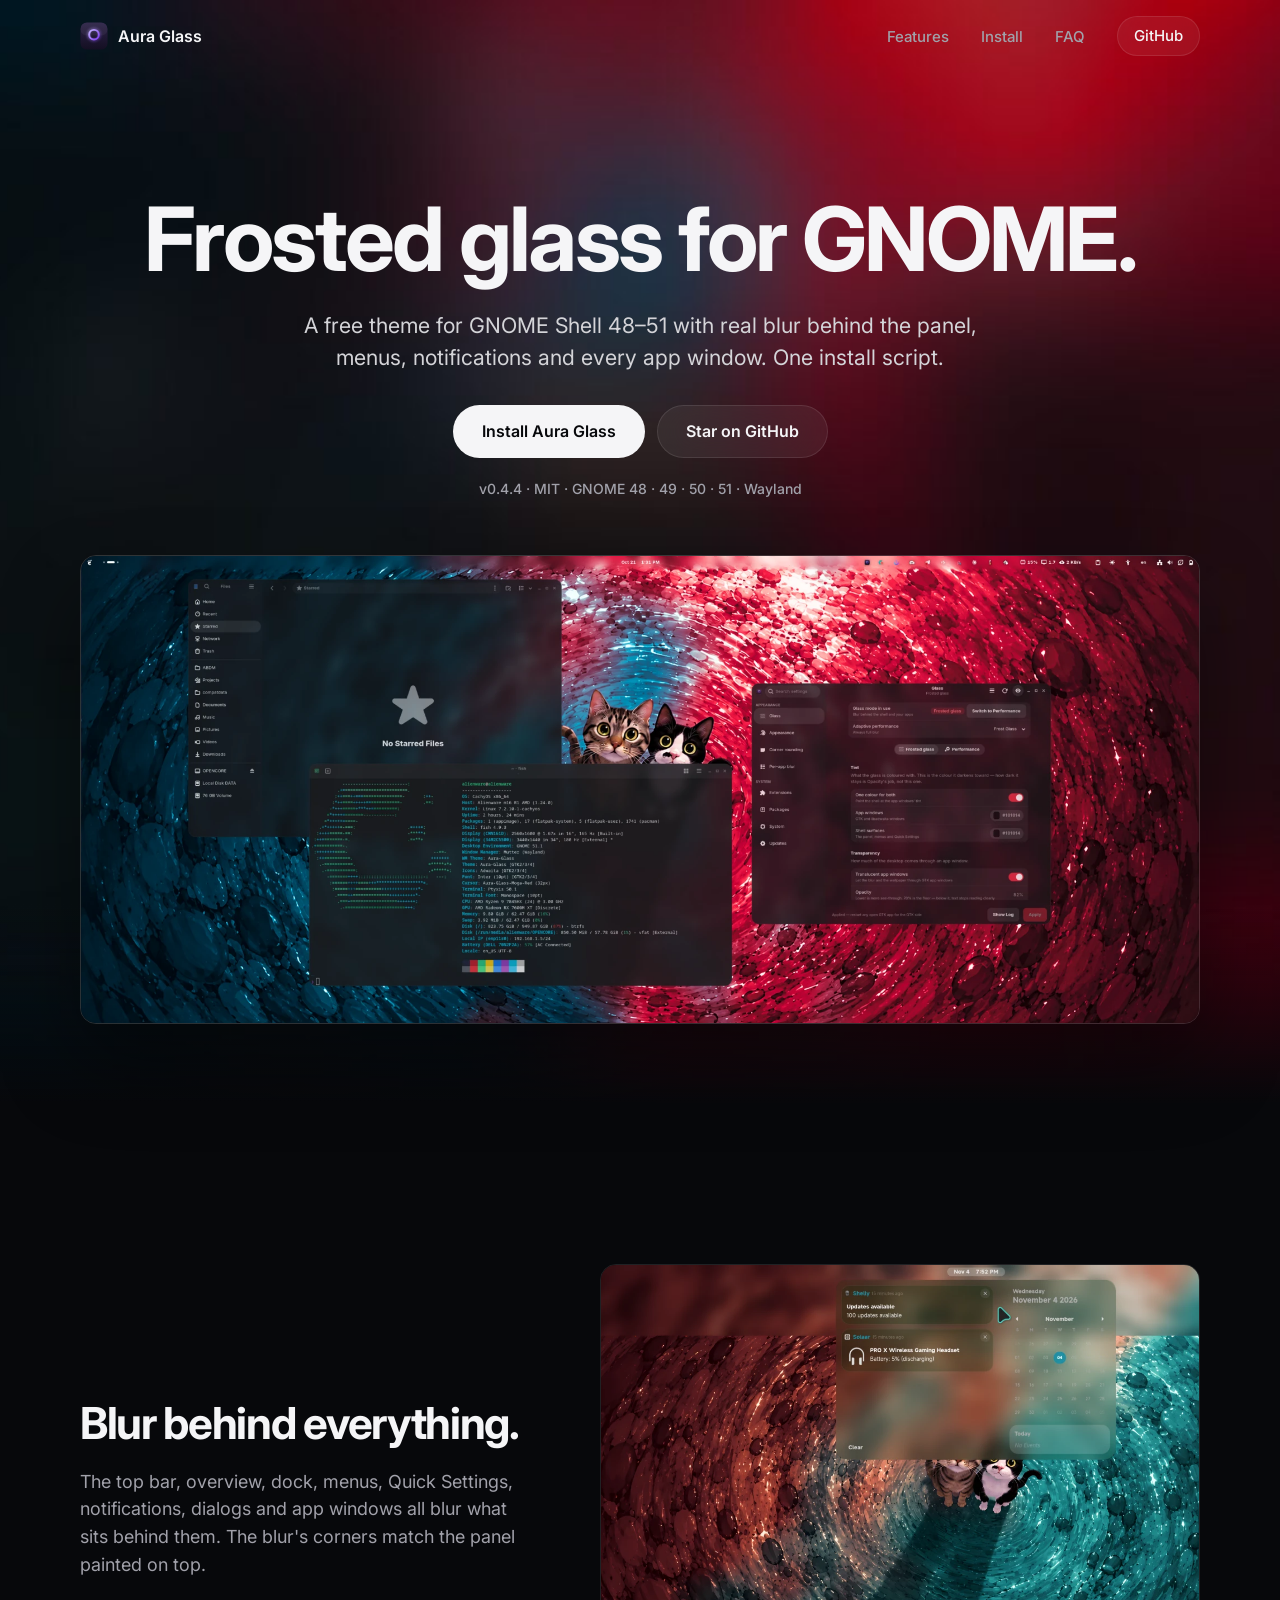
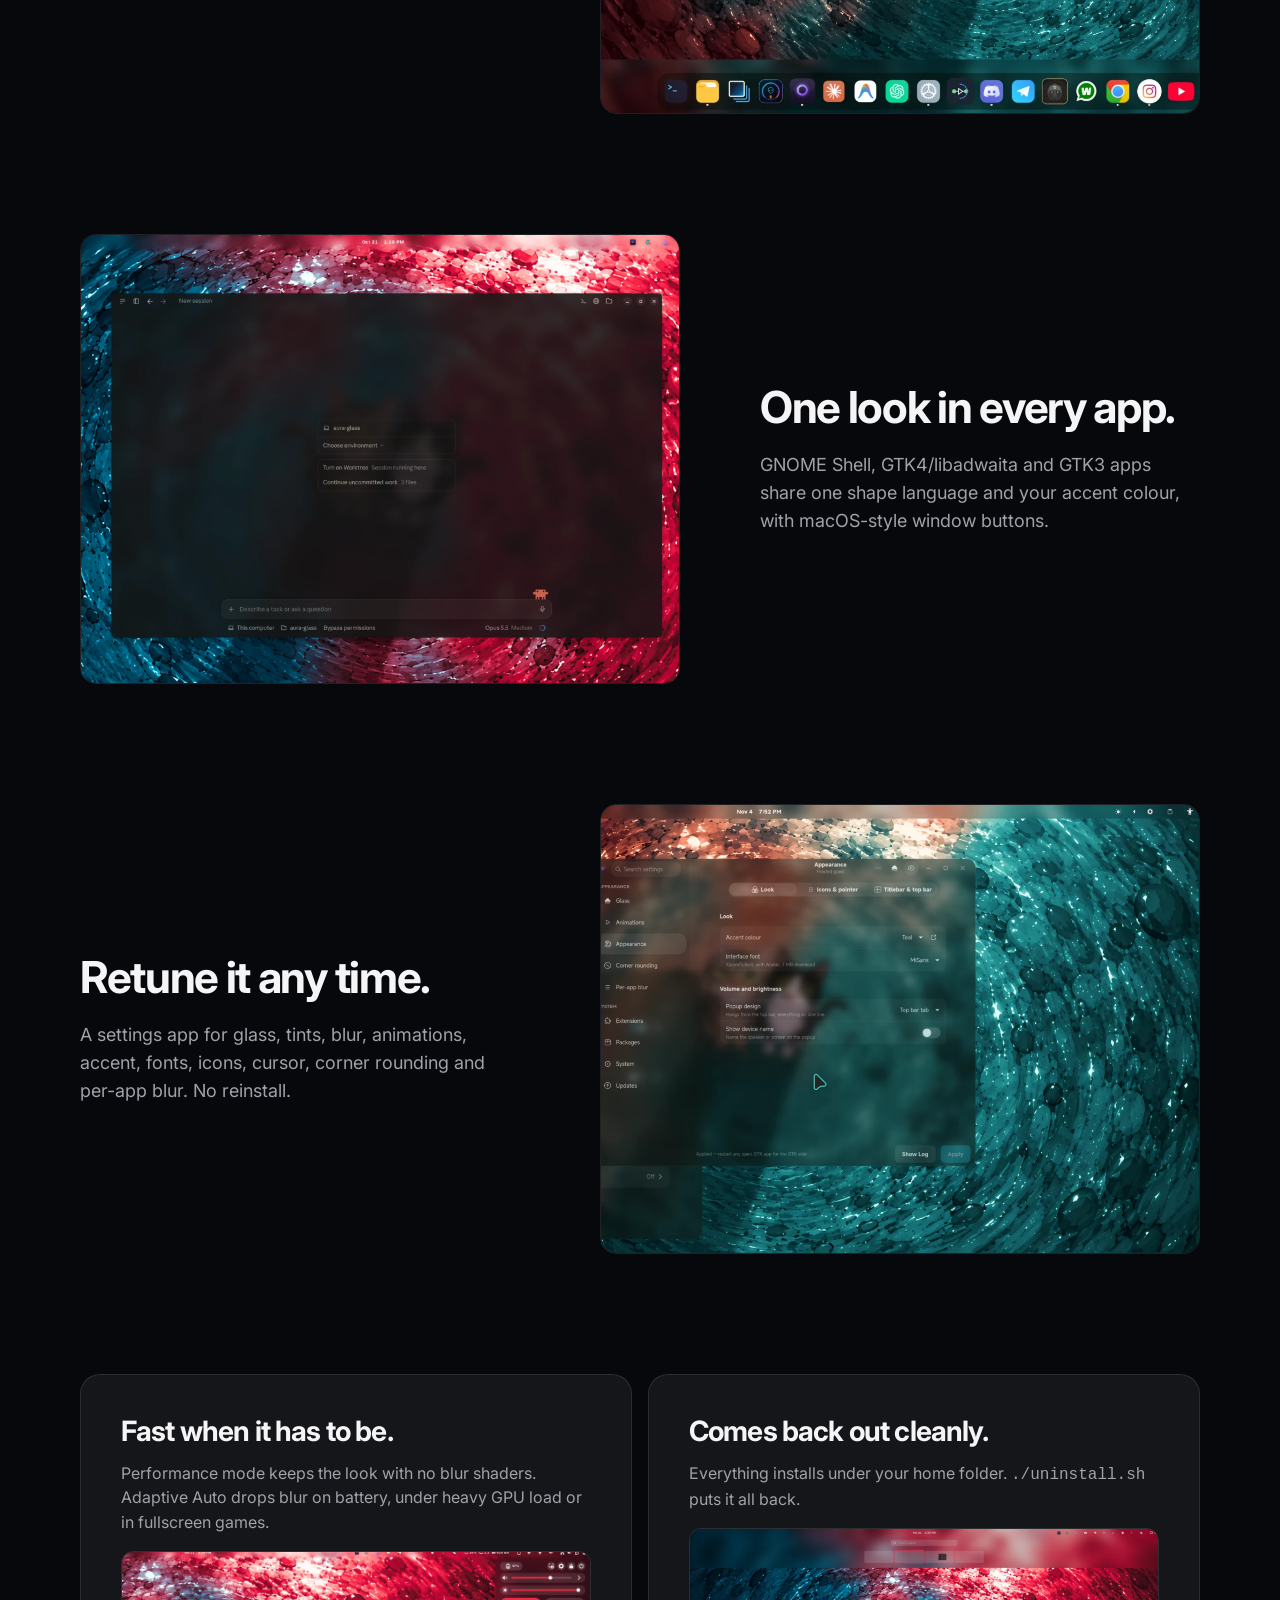
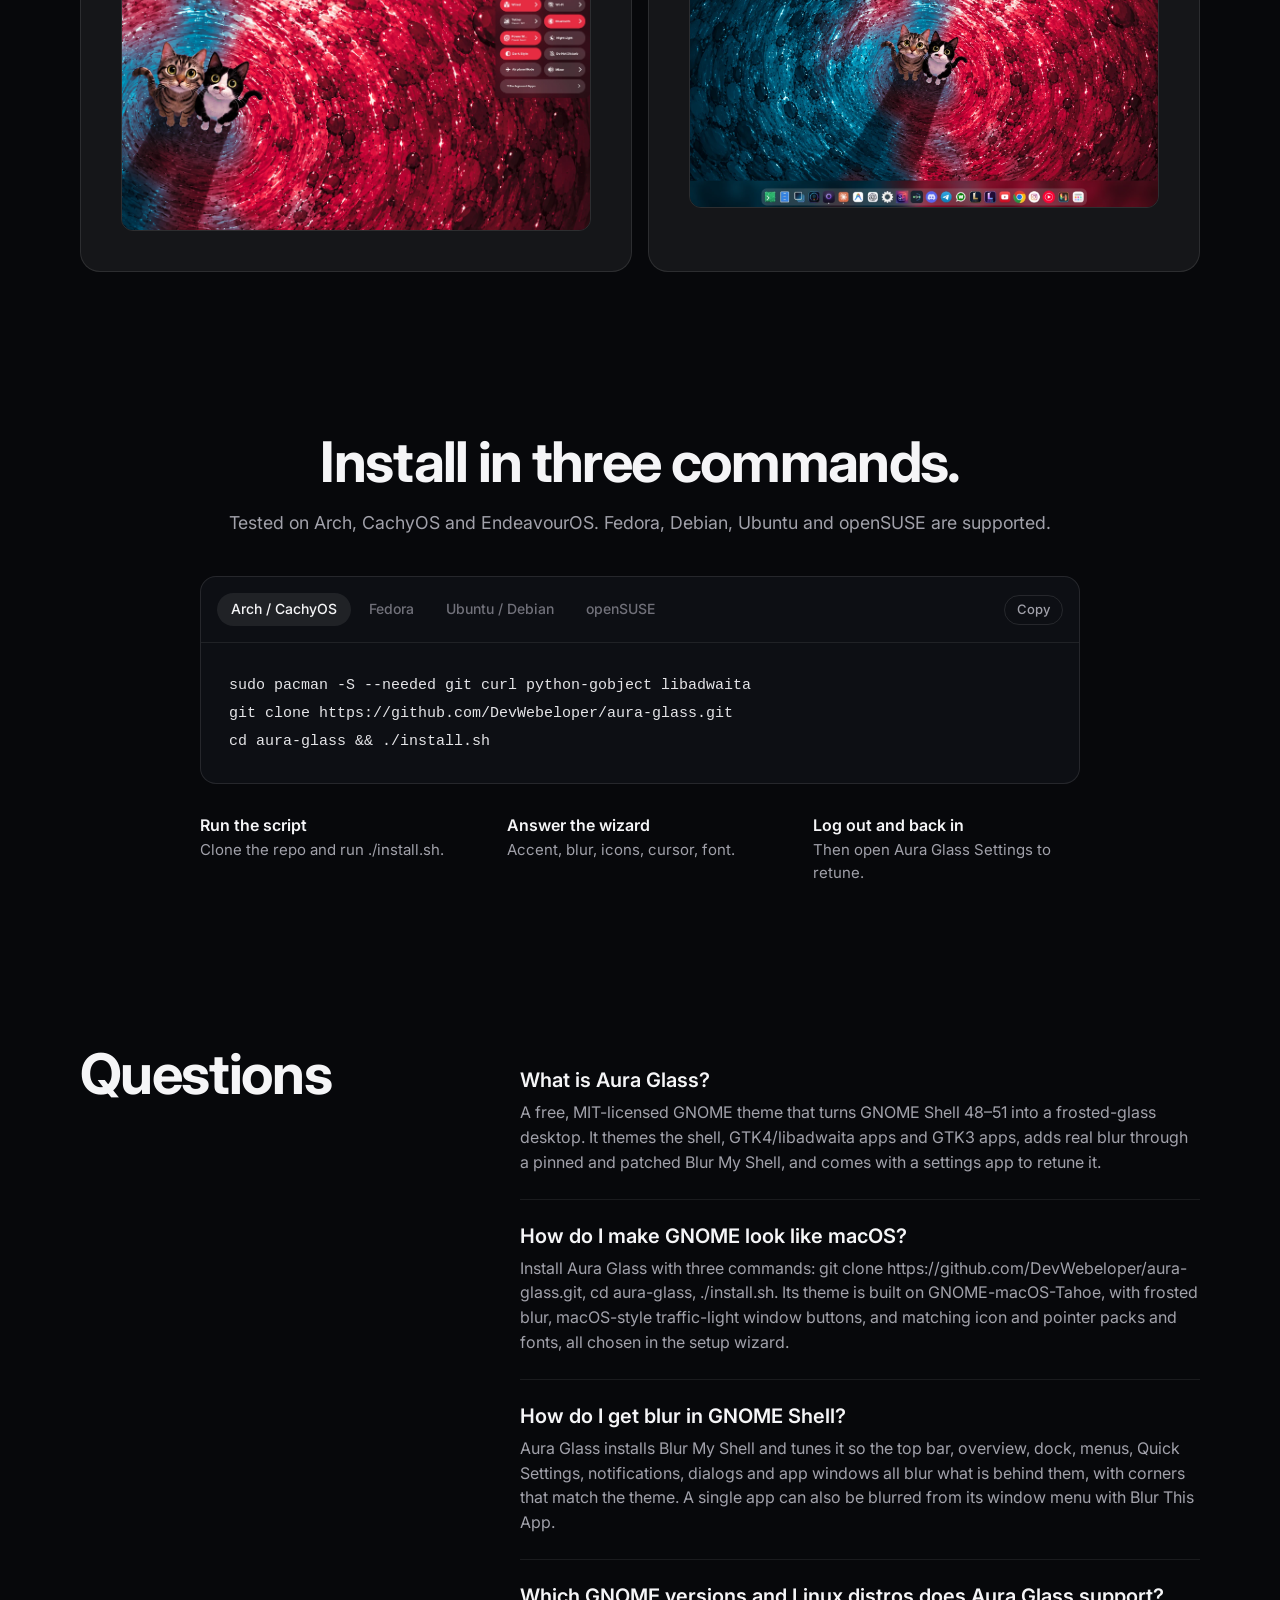
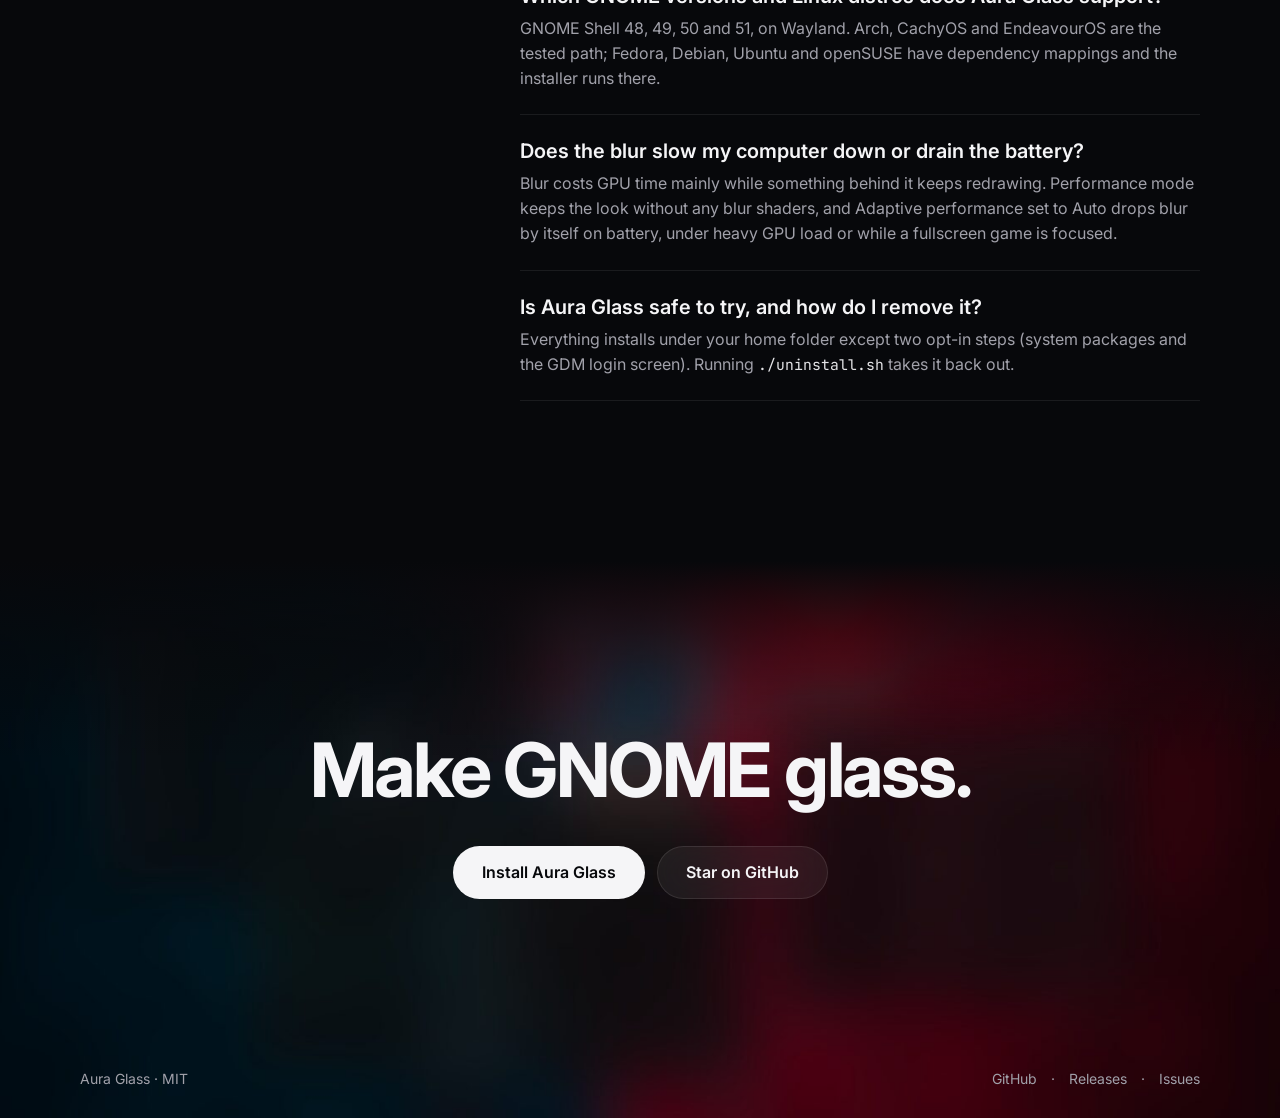
<file: index.html>
<!doctype html>
<html lang="en">
<head>
<meta charset="utf-8">
<meta name="viewport" content="width=device-width, initial-scale=1">
<title>Aura Glass: a frosted-glass GNOME theme with real blur (GNOME 48–51)</title>
<meta name="description" content="Aura Glass is a free, open-source frosted-glass GNOME theme with real blur and a macOS-style look for GNOME Shell 48–51. Shell, GTK4/libadwaita and GTK3 theme, icons, cursors and a settings app, installed by one script on Arch, CachyOS, Fedora, Ubuntu and Debian.">
<link rel="canonical" href="https://devwebeloper.github.io/aura-glass/">
<meta name="robots" content="index, follow, max-image-preview:large">
<meta name="theme-color" content="#07080B">
<link rel="icon" href="img/icon.svg" type="image/svg+xml">

<meta property="og:type" content="website">
<meta property="og:site_name" content="Aura Glass">
<meta property="og:title" content="Aura Glass: a frosted-glass GNOME theme with real blur">
<meta property="og:description" content="Free macOS-style glass for GNOME Shell 48–51: blur behind the panel, menus, notifications and app windows, one consistent look across the shell, GTK4 and GTK3, and a settings app. One install script.">
<meta property="og:url" content="https://devwebeloper.github.io/aura-glass/">
<meta property="og:image" content="https://devwebeloper.github.io/aura-glass/img/og.jpg">
<meta property="og:image:width" content="1200">
<meta property="og:image:height" content="630">
<meta property="og:image:alt" content="The Aura Glass desktop on GNOME: Files, a terminal and the settings app on frosted glass">
<meta name="twitter:card" content="summary_large_image">
<meta name="twitter:title" content="Aura Glass: a frosted-glass GNOME theme with real blur">
<meta name="twitter:description" content="Free macOS-style glass for GNOME Shell 48–51, installed by one script.">
<meta name="twitter:image" content="https://devwebeloper.github.io/aura-glass/img/og.jpg">

<script type="application/ld+json">
{
  "@context": "https://schema.org",
  "@graph": [
    {
      "@type": "SoftwareApplication",
      "@id": "https://devwebeloper.github.io/aura-glass/#app",
      "name": "Aura Glass",
      "alternateName": ["aura-glass", "Aura Glass GNOME theme"],
      "description": "A free, open-source frosted-glass GNOME theme with real blur and a macOS-style look for GNOME Shell 48–51: Shell, GTK4/libadwaita and GTK3 theme, icon and cursor packs, fonts and a settings app, installed by one script.",
      "applicationCategory": "DesktopEnhancementApplication",
      "applicationSubCategory": "GNOME theme",
      "operatingSystem": "Linux (GNOME Shell 48, 49, 50, 51; Arch, CachyOS, EndeavourOS, Fedora, Debian, Ubuntu, openSUSE)",
      "softwareVersion": "0.4.4",
      "datePublished": "2026-11-18",
      "license": "https://opensource.org/licenses/MIT",
      "isAccessibleForFree": true,
      "offers": { "@type": "Offer", "price": "0", "priceCurrency": "USD" },
      "url": "https://devwebeloper.github.io/aura-glass/",
      "downloadUrl": "https://github.com/DevWebeloper/aura-glass/releases/latest",
      "installUrl": "https://github.com/DevWebeloper/aura-glass#quick-start",
      "codeRepository": "https://github.com/DevWebeloper/aura-glass",
      "screenshot": [
        "https://devwebeloper.github.io/aura-glass/img/desktop.webp",
        "https://devwebeloper.github.io/aura-glass/img/overview.webp",
        "https://devwebeloper.github.io/aura-glass/img/quick-settings.webp",
        "https://devwebeloper.github.io/aura-glass/img/settings-appearance.webp"
      ],
      "keywords": "GNOME theme, GNOME Shell theme, frosted glass, glassmorphism, blur, macOS theme for Linux, GTK4 theme, libadwaita theme, GTK3 theme, Blur My Shell, Linux desktop customization",
      "author": { "@type": "Person", "name": "DevWebeloper", "url": "https://github.com/DevWebeloper" }
    },
    {
      "@type": "FAQPage",
      "@id": "https://devwebeloper.github.io/aura-glass/#faq",
      "mainEntity": [
        { "@type": "Question", "name": "What is Aura Glass?",
          "acceptedAnswer": { "@type": "Answer", "text": "A free, MIT-licensed GNOME theme that turns GNOME Shell 48–51 into a frosted-glass desktop. It themes the shell, GTK4/libadwaita apps and GTK3 apps, adds real blur through a pinned and patched Blur My Shell, and comes with a settings app to retune it." } },
        { "@type": "Question", "name": "How do I make GNOME look like macOS?",
          "acceptedAnswer": { "@type": "Answer", "text": "Install Aura Glass with three commands: git clone https://github.com/DevWebeloper/aura-glass.git, cd aura-glass, ./install.sh. Its theme is built on GNOME-macOS-Tahoe, with frosted blur, macOS-style traffic-light window buttons, and matching icon and pointer packs and fonts, all chosen in the setup wizard." } },
        { "@type": "Question", "name": "How do I get blur in GNOME Shell?",
          "acceptedAnswer": { "@type": "Answer", "text": "Aura Glass installs Blur My Shell and tunes it so the top bar, overview, dock, menus, Quick Settings, notifications, dialogs and app windows all blur what is behind them, with corners that match the theme. A single app can also be blurred from its window menu with Blur This App." } },
        { "@type": "Question", "name": "Which GNOME versions and Linux distros does Aura Glass support?",
          "acceptedAnswer": { "@type": "Answer", "text": "GNOME Shell 48, 49, 50 and 51, on Wayland. Arch, CachyOS and EndeavourOS are the tested path; Fedora, Debian, Ubuntu and openSUSE have dependency mappings and the installer runs there." } },
        { "@type": "Question", "name": "Does the blur slow my computer down or drain the battery?",
          "acceptedAnswer": { "@type": "Answer", "text": "Blur costs GPU time mainly while something behind it keeps redrawing. Performance mode keeps the look without any blur shaders, and Adaptive performance set to Auto drops blur by itself on battery, under heavy GPU load or while a fullscreen game is focused." } },
        { "@type": "Question", "name": "Is Aura Glass safe to try, and how do I remove it?",
          "acceptedAnswer": { "@type": "Answer", "text": "Everything installs under your home folder except two opt-in steps (system packages and the GDM login screen). Running ./uninstall.sh takes it back out." } }
      ]
    }
  ]
}
</script>

<link rel="preconnect" href="https://fonts.googleapis.com">
<link rel="preconnect" href="https://fonts.gstatic.com" crossorigin>
<link href="https://fonts.googleapis.com/css2?family=Inter:wght@400;500;600;700&family=JetBrains+Mono:wght@400&display=swap" rel="stylesheet">
<script>document.documentElement.classList.add('js')</script>
<style>
:root{--bg:#07080B;--surface:#111318;--code:#0D0F14;--t1:#F5F5F7;--t2:#A1A1AA;--t3:#71717A;--accent:#7C6CFF;--glass:#FFFFFF0F;--line:#FFFFFF1A;--gut:20px}
*,*::before,*::after{box-sizing:border-box}
html{scroll-behavior:smooth;-webkit-text-size-adjust:100%}
body{margin:0;background:var(--bg);color:var(--t1);font-family:Inter,system-ui,sans-serif;font-weight:400;line-height:1.5;overflow-x:hidden}
img{display:block;max-width:100%}
a{color:inherit;text-decoration:none}
h1,h2,h3,p,dl,dd,ul{margin:0;padding:0}
ul{list-style:none}
:focus-visible{outline:2px solid var(--accent);outline-offset:3px;border-radius:8px}
.wrap{max-width:1440px;margin:0 auto;padding-inline:var(--gut)}
.pill{display:inline-flex;align-items:center;justify-content:center;border-radius:999px;font:600 16px/1.2 Inter,sans-serif;padding:16px 28px;border:1px solid transparent;cursor:pointer;transition:background .2s,transform .2s,border-color .2s}
.pill.primary{background:var(--t1);color:var(--bg)}
.pill.primary:hover{background:#fff;transform:translateY(-1px)}
.pill.glass,.gh{background:var(--glass);border-color:var(--line);color:var(--t1);-webkit-backdrop-filter:blur(24px);backdrop-filter:blur(24px)}
.pill.glass:hover,.gh:hover{background:#FFFFFF1F;border-color:#FFFFFF33}
.hero{position:relative;background:linear-gradient(to bottom,#07080B00 calc(100% - 200px),#07080B),url(img/hero-frost.jpg) center/cover no-repeat,#07080B;padding-bottom:80px}
.nav{display:flex;align-items:center;justify-content:space-between;height:64px;padding-inline:var(--gut);max-width:1440px;margin:0 auto}
.brand{display:flex;align-items:center;gap:10px;font-weight:600;font-size:16px}
.nav ul{display:flex;align-items:center;gap:32px}
.nav ul a{font-size:15px;font-weight:500;color:var(--t2);transition:color .2s}
.nav ul a:hover{color:var(--t1)}
.nav .links{display:none}
.gh{display:inline-flex;font-size:14px;font-weight:500;padding:8px 16px;border:1px solid var(--line);border-radius:999px;color:var(--t1)!important;transition:background .2s}
.hero-in{display:flex;flex-direction:column;align-items:center;text-align:center;padding:24px var(--gut) 0;max-width:1440px;margin:0 auto}
h1{font-size:clamp(48px,4.57vw + 30.2px,96px);font-weight:700;line-height:1.05;letter-spacing:-.03em;max-width:1200px;text-align:left}
.sub{font-size:clamp(18px,.38vw + 16.5px,22px);line-height:1.5;color:#D4D4D8;max-width:720px;margin-top:24px;text-align:left}
.btns{display:flex;flex-direction:column;gap:12px;width:100%;margin-top:32px}
.meta{font-size:14px;font-weight:500;color:var(--t2);margin-top:20px;text-align:left;width:100%}
.shot{margin:32px 0 0;width:100%;max-width:1200px}
.shot img{width:100%;height:auto;aspect-ratio:2000/837;object-fit:cover;border-radius:12px;border:1px solid #FFFFFF26;box-shadow:0 40px 80px #00000066}
section{padding-top:80px}
h2{font-size:clamp(32px,1.9vw + 24.6px,44px);font-weight:700;line-height:1.1;letter-spacing:-.03em}
.row{display:flex;flex-direction:column;gap:24px;margin-bottom:56px}
.row .txt{display:flex;flex-direction:column;gap:20px;order:2}
.row figure{order:1;margin:0}
.row p,.panel p{color:var(--t2);font-size:16px;line-height:1.55}
.row figure img,.panel img{width:100%;object-fit:cover;border-radius:12px;border:1px solid var(--line)}
.row figure img{aspect-ratio:4/3;height:auto}
.panels{display:flex;flex-direction:column;gap:16px}
.panel{display:flex;flex-direction:column;gap:12px;padding:24px;background:var(--glass);border:1px solid var(--line);border-radius:20px}
h3{font-size:24px;font-weight:700;letter-spacing:-.03em;line-height:1.2}
.panel img{height:200px;margin-top:4px}
.install{text-align:center}
.install h2{font-size:clamp(36px,3.8vw + 21px,56px);letter-spacing:-.03em}
.install .lede{color:var(--t2);font-size:clamp(16px,.2vw + 15.2px,18px);margin-top:16px}
.codebox{position:relative;max-width:880px;margin:40px auto 0;background:var(--code);border:1px solid var(--line);border-radius:16px;text-align:left;overflow:hidden}
.bar{display:flex;align-items:center;justify-content:space-between;gap:8px;padding:12px;border-bottom:1px solid #FFFFFF14}
[role=tablist]{display:flex;flex-wrap:wrap;gap:4px}
.nojs-tabs{display:none}
.js .nojs-tabs{display:flex}
[role=tab]{font:500 13px/1.2 Inter,sans-serif;color:var(--t3);background:none;border:0;border-radius:999px;padding:7px 11px;cursor:pointer;transition:color .2s,background .2s}
[role=tab]:hover{color:var(--t1)}
[role=tab][aria-selected=true]{background:#FFFFFF14;color:var(--t1)}
.copy{display:none;font:500 13px/1.2 Inter,sans-serif;color:var(--t2);background:none;border:1px solid var(--line);border-radius:999px;padding:6px 12px;cursor:pointer}
.js .copy{display:block}
.copy:hover{color:var(--t1);background:#FFFFFF14}
pre{margin:0;padding:20px;overflow-x:auto;font:400 13px/1.8 "JetBrains Mono",ui-monospace,monospace;color:#E4E4E7;white-space:pre-wrap;word-break:break-word}
.js .bar-nojs{display:none}
.bar-nojs{padding:14px 20px;border-bottom:1px solid #FFFFFF14;font-size:13px;color:var(--t3)}
.steps{display:flex;flex-direction:column;gap:20px;max-width:880px;margin:32px auto 0;text-align:left}
.steps h3{font-size:16px;font-weight:600;letter-spacing:0}
.steps p{color:var(--t2);font-size:15px;margin-top:4px}
.faq .grid{display:flex;flex-direction:column;gap:16px}
.faq h2{font-size:clamp(36px,3.8vw + 21px,56px)}
.item{padding:20px 0;border-bottom:1px solid #FFFFFF14}
.item h3{font-size:18px;font-weight:600;letter-spacing:0}
.item p{color:var(--t2);font-size:15px;line-height:1.55;margin-top:8px}
.item code{font:400 .92em "JetBrains Mono",monospace;color:#E4E4E7}
.cta{position:relative;margin-top:80px;background:linear-gradient(to bottom,#07080B,#07080B00 200px),url(img/hero-frost.jpg) center/cover no-repeat,#07080B;padding:96px var(--gut) 28px;text-align:center}
.cta h2{font-size:clamp(48px,3.05vw + 36px,80px);letter-spacing:-.03em;line-height:1.05}
.cta .btns{margin:36px auto 0;max-width:none}
.foot{display:flex;flex-direction:column;align-items:center;gap:6px;margin-top:48px;font-size:14px;color:var(--t2)}
.foot nav{display:flex;gap:14px}
.foot a:hover{color:var(--t1)}
.js .reveal{opacity:0;transform:translateY(16px);transition:opacity .7s ease,transform .7s ease}
.js .reveal.in{opacity:1;transform:none}
@media (prefers-reduced-motion:reduce){html{scroll-behavior:auto}.js .reveal{opacity:1;transform:none;transition:none}.pill{transition:none}}
@media (min-width:1000px){
:root{--gut:80px}
.nav{height:72px}
.nav .links{display:flex}
.nav .gh-m{display:none}
.hero{padding-bottom:80px}
.hero-in{padding-top:120px;align-items:center;text-align:center}
h1,.sub,.meta{text-align:center}
.sub{margin-top:24px}
.btns{flex-direction:row;justify-content:center;width:auto;margin-top:32px}
.meta{margin-top:20px}
.shot{margin-top:56px}
.shot img{border-radius:16px}
section{padding-top:160px}
.row{flex-direction:row;align-items:center;gap:80px;margin-bottom:120px}
.row .txt{flex:0 0 440px;order:0}
.row figure{flex:1;order:0;min-width:0}
.row.flip figure{order:-1}
.row figure img,.panel img{border-radius:16px}
.panel img{border-radius:12px;height:280px}
.panels{flex-direction:row;margin-top:-0px}
.panel{flex:1;padding:40px}
h3{font-size:28px}
.row p{font-size:18px}
.panel p{font-size:16px}
pre{font-size:15px;padding:28px;white-space:pre}
[role=tab]{font-size:14px;padding:8px 14px}
.bar{padding:16px}
.steps{flex-direction:row;gap:40px}
.steps>div{flex:1}
.faq .grid{flex-direction:row;gap:80px}
.faq .head{flex:0 0 360px}
.faq .list{flex:1}
.item{padding:24px 0}
.item h3{font-size:20px}
.item p{font-size:16px}
.cta{padding:0 var(--gut) 32px;min-height:560px;display:flex;flex-direction:column;margin-top:160px}
.cta .mid{flex:1;display:flex;flex-direction:column;align-items:center;justify-content:center}
.cta .btns{margin-top:36px}
.foot{flex-direction:row;justify-content:space-between;margin-top:0;align-items:flex-end}
}
</style>
</head>
<body>
<header class="hero" id="top">
  <nav class="nav" aria-label="Main">
    <a class="brand" href="./"><img src="img/icon.svg" width="28" height="28" alt="">Aura Glass</a>
    <ul class="links">
      <li><a href="#features">Features</a></li>
      <li><a href="#install">Install</a></li>
      <li><a href="#faq">FAQ</a></li>
      <li><a class="gh" href="https://github.com/DevWebeloper/aura-glass">GitHub</a></li>
    </ul>
    <a class="gh gh-m" href="https://github.com/DevWebeloper/aura-glass">GitHub</a>
  </nav>
  <div class="hero-in">
    <h1>Frosted glass for GNOME.</h1>
    <p class="sub">A free theme for GNOME Shell 48–51 with real blur behind the panel, menus, notifications and every app window. One install script.</p>
    <div class="btns">
      <a class="pill primary" href="#install">Install Aura Glass</a>
      <a class="pill glass" href="https://github.com/DevWebeloper/aura-glass">Star on GitHub</a>
    </div>
    <p class="meta">v0.4.4 · MIT · GNOME 48 · 49 · 50 · 51 · Wayland</p>
    <figure class="shot"><img src="img/desktop.webp" width="2000" height="837" alt="Aura Glass on GNOME Shell: Files, a terminal and the Aura Glass settings app on frosted glass over a red and teal wallpaper" fetchpriority="high"></figure>
  </div>
</header>

<main>
  <section id="features" class="wrap" aria-label="Features">
    <div class="row reveal">
      <div class="txt"><h2>Blur behind everything.</h2><p>The top bar, overview, dock, menus, Quick Settings, notifications, dialogs and app windows all blur what sits behind them. The blur's corners match the panel painted on top.</p></div>
      <figure><img src="img/notifications-calendar.webp" width="2000" height="837" alt="Notifications and the calendar on frosted glass above the dock" loading="lazy" style="object-position:34% 50%"></figure>
    </div>
    <div class="row flip reveal">
      <div class="txt"><h2>One look in every app.</h2><p>GNOME Shell, GTK4/libadwaita and GTK3 apps share one shape language and your accent colour, with macOS-style window buttons.</p></div>
      <figure><img src="img/app-window.webp" width="2000" height="1401" alt="A translucent GTK4 app window on the frosted glass" loading="lazy"></figure>
    </div>
    <div class="row reveal">
      <div class="txt"><h2>Retune it any time.</h2><p>A settings app for glass, tints, blur, animations, accent, fonts, icons, cursor, corner rounding and per-app blur. No reinstall.</p></div>
      <figure><img src="img/settings-appearance.webp" width="2000" height="837" alt="The Aura Glass settings app over GNOME Settings" loading="lazy" style="object-position:80% 50%"></figure>
    </div>
    <div class="panels reveal">
      <div class="panel"><h3>Fast when it has to be.</h3><p>Performance mode keeps the look with no blur shaders. Adaptive Auto drops blur on battery, under heavy GPU load or in fullscreen games.</p><img src="img/quick-settings.webp" width="2000" height="1220" alt="GNOME Quick Settings on frosted glass" loading="lazy"></div>
      <div class="panel"><h3>Comes back out cleanly.</h3><p>Everything installs under your home folder. <code>./uninstall.sh</code> puts it all back.</p><img src="img/overview.webp" width="2000" height="837" alt="The GNOME overview with the dock and workspace thumbnails on Aura Glass" loading="lazy"></div>
    </div>
  </section>

  <section id="install" class="install wrap" aria-labelledby="install-h">
    <div class="reveal">
      <h2 id="install-h">Install in three commands.</h2>
      <p class="lede">Tested on Arch, CachyOS and EndeavourOS. Fedora, Debian, Ubuntu and openSUSE are supported.</p>
      <div class="codebox">
        <div class="bar">
          <div role="tablist" aria-label="Distribution" class="nojs-tabs">
            <button type="button" role="tab" id="tab-arch" aria-selected="true" aria-controls="code" data-k="arch">Arch / CachyOS</button>
            <button type="button" role="tab" id="tab-fedora" aria-selected="false" aria-controls="code" tabindex="-1" data-k="fedora">Fedora</button>
            <button type="button" role="tab" id="tab-ubuntu" aria-selected="false" aria-controls="code" tabindex="-1" data-k="ubuntu">Ubuntu / Debian</button>
            <button type="button" role="tab" id="tab-opensuse" aria-selected="false" aria-controls="code" tabindex="-1" data-k="opensuse">openSUSE</button>
          </div>
          <button type="button" class="copy" id="copy">Copy</button>
        </div>
        <div class="bar-nojs">Arch / CachyOS</div>
        <div id="code" role="tabpanel" aria-labelledby="tab-arch" tabindex="0"><pre><code id="cmd">sudo pacman -S --needed git curl python-gobject libadwaita
git clone https://github.com/DevWebeloper/aura-glass.git
cd aura-glass &amp;&amp; ./install.sh</code></pre></div>
      </div>
      <div class="steps">
        <div><h3>Run the script</h3><p>Clone the repo and run ./install.sh.</p></div>
        <div><h3>Answer the wizard</h3><p>Accent, blur, icons, cursor, font.</p></div>
        <div><h3>Log out and back in</h3><p>Then open Aura Glass Settings to retune.</p></div>
      </div>
    </div>
  </section>

  <section id="faq" class="faq wrap" aria-labelledby="faq-h">
    <div class="grid">
      <div class="head"><h2 id="faq-h">Questions</h2></div>
      <div class="list">
        <div class="item"><h3>What is Aura Glass?</h3><p>A free, MIT-licensed GNOME theme that turns GNOME Shell 48–51 into a frosted-glass desktop. It themes the shell, GTK4/libadwaita apps and GTK3 apps, adds real blur through a pinned and patched Blur My Shell, and comes with a settings app to retune it.</p></div>
        <div class="item"><h3>How do I make GNOME look like macOS?</h3><p>Install Aura Glass with three commands: git clone https://github.com/DevWebeloper/aura-glass.git, cd aura-glass, ./install.sh. Its theme is built on GNOME-macOS-Tahoe, with frosted blur, macOS-style traffic-light window buttons, and matching icon and pointer packs and fonts, all chosen in the setup wizard.</p></div>
        <div class="item"><h3>How do I get blur in GNOME Shell?</h3><p>Aura Glass installs Blur My Shell and tunes it so the top bar, overview, dock, menus, Quick Settings, notifications, dialogs and app windows all blur what is behind them, with corners that match the theme. A single app can also be blurred from its window menu with Blur This App.</p></div>
        <div class="item"><h3>Which GNOME versions and Linux distros does Aura Glass support?</h3><p>GNOME Shell 48, 49, 50 and 51, on Wayland. Arch, CachyOS and EndeavourOS are the tested path; Fedora, Debian, Ubuntu and openSUSE have dependency mappings and the installer runs there.</p></div>
        <div class="item"><h3>Does the blur slow my computer down or drain the battery?</h3><p>Blur costs GPU time mainly while something behind it keeps redrawing. Performance mode keeps the look without any blur shaders, and Adaptive performance set to Auto drops blur by itself on battery, under heavy GPU load or while a fullscreen game is focused.</p></div>
        <div class="item"><h3>Is Aura Glass safe to try, and how do I remove it?</h3><p>Everything installs under your home folder except two opt-in steps (system packages and the GDM login screen). Running <code>./uninstall.sh</code> takes it back out.</p></div>
      </div>
    </div>
  </section>
</main>

<footer class="cta">
  <div class="mid">
    <h2>Make GNOME glass.</h2>
    <div class="btns">
      <a class="pill primary" href="#install">Install Aura Glass</a>
      <a class="pill glass" href="https://github.com/DevWebeloper/aura-glass">Star on GitHub</a>
    </div>
  </div>
  <div class="foot">
    <span>Aura Glass · MIT</span>
    <nav aria-label="Footer"><a href="https://github.com/DevWebeloper/aura-glass">GitHub</a> · <a href="https://github.com/DevWebeloper/aura-glass/releases/latest">Releases</a> · <a href="https://github.com/DevWebeloper/aura-glass/issues">Issues</a></nav>
  </div>
</footer>

<script>
(function(){
var CLONE='git clone https://github.com/DevWebeloper/aura-glass.git\ncd aura-glass && ./install.sh';
var D={arch:'sudo pacman -S --needed git curl python-gobject libadwaita',fedora:'sudo dnf install git curl python3-gobject libadwaita',ubuntu:'sudo apt install git curl python3-gi python3-gi-cairo gir1.2-adw-1',opensuse:'sudo zypper install git curl python3-gobject python3-gobject-cairo typelib-1_0-Adw-1'};
var tabs=[].slice.call(document.querySelectorAll('[role=tab]')),cmd=document.getElementById('cmd'),panel=document.getElementById('code');
function pick(t,focus){tabs.forEach(function(x){var on=x===t;x.setAttribute('aria-selected',on);x.tabIndex=on?0:-1});cmd.textContent=D[t.dataset.k]+'\n'+CLONE;panel.setAttribute('aria-labelledby',t.id);if(focus)t.focus()}
tabs.forEach(function(t,i){t.addEventListener('click',function(){pick(t)});t.addEventListener('keydown',function(e){var n=e.key==='ArrowRight'?i+1:e.key==='ArrowLeft'?i-1:e.key==='Home'?0:e.key==='End'?tabs.length-1:null;if(n===null)return;e.preventDefault();pick(tabs[(n+tabs.length)%tabs.length],true)})});
var cp=document.getElementById('copy'),tm;
cp.addEventListener('click',function(){var done=function(){cp.textContent='Copied';clearTimeout(tm);tm=setTimeout(function(){cp.textContent='Copy'},1500)};if(navigator.clipboard&&navigator.clipboard.writeText){navigator.clipboard.writeText(cmd.textContent).then(done,function(){})}});
if('IntersectionObserver' in window){var io=new IntersectionObserver(function(es){es.forEach(function(e){if(e.isIntersecting){e.target.classList.add('in');io.unobserve(e.target)}})},{rootMargin:'0px 0px -8% 0px'});document.querySelectorAll('.reveal').forEach(function(el){io.observe(el)})}else{document.querySelectorAll('.reveal').forEach(function(el){el.classList.add('in')})}
})();
</script>
</body>
</html>
</file>
